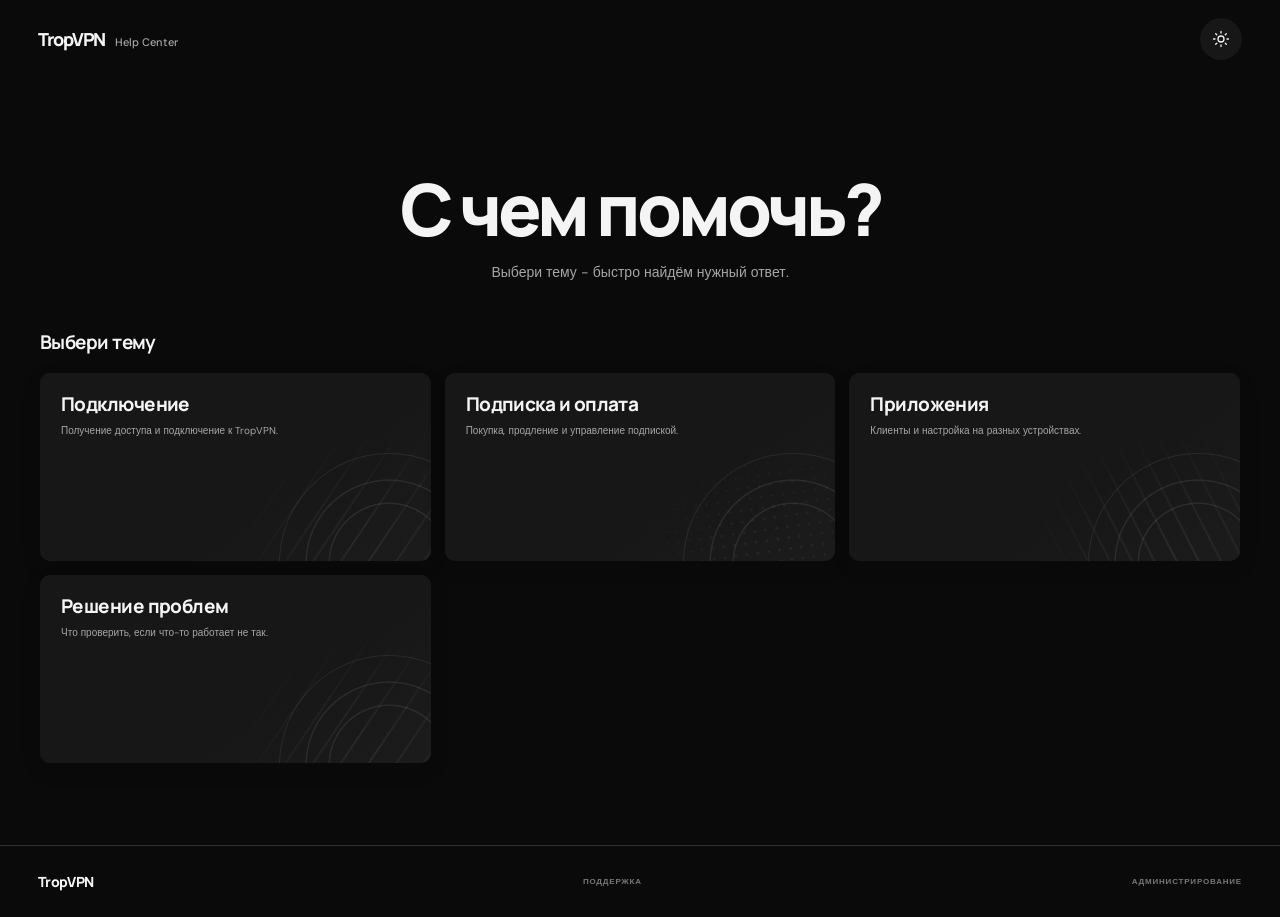
<file: index.html>
<!DOCTYPE html>
<html lang="ru" data-theme="dark">
<head>
    <meta charset="UTF-8">
    <meta name="viewport" content="width=device-width, initial-scale=1.0, viewport-fit=cover">
    <meta name="theme-color" content="#0a0a0a">
    <title>TropVPN - Help Center</title>
    <script>
        (function () {
            const theme = localStorage.getItem('trop-theme') || 'dark';
            document.documentElement.dataset.theme = theme;
            document.documentElement.style.colorScheme = theme;
            document.querySelector('meta[name="theme-color"]')?.setAttribute('content', theme === 'dark' ? '#0a0a0a' : '#f4f4f4');
        })();
    </script>
    <link rel="preconnect" href="https://fonts.googleapis.com">
    <link rel="preconnect" href="https://fonts.gstatic.com" crossorigin>
    <link href="https://fonts.googleapis.com/css2?family=DM+Sans:wght@400;500;600;700&family=Manrope:wght@400;500;600;700;800&display=swap" rel="stylesheet">
    <link rel="stylesheet" href="css/style.css">
</head>
<body>
    <header class="header">
        <a href="index.html" class="brand">TropVPN<span class="brand-note">Help Center</span></a>
        <button class="theme-button" id="themeToggle" aria-label="Сменить тему">
            <svg id="themeIcon" viewBox="0 0 24 24" fill="none"><circle cx="12" cy="12" r="4" stroke="currentColor" stroke-width="1.7"/><path d="M12 2V4M12 20V22M4.93 4.93L6.34 6.34M17.66 17.66L19.07 19.07M2 12H4M20 12H22M4.93 19.07L6.34 17.66M17.66 6.34L19.07 4.93" stroke="currentColor" stroke-width="1.7" stroke-linecap="round"/></svg>
        </button>
    </header>

    <main class="site-content"><div id="mainContent"></div></main>

    <footer class="site-footer">
        <a href="index.html" class="footer-brand">TropVPN</a>
        <a href="https://t.me/motion2d" target="_blank" rel="noopener">ПОДДЕРЖКА</a>
        <a href="admin.html" class="admin-link">АДМИНИСТРИРОВАНИЕ</a>
    </footer>
    <div class="toast" id="toast" role="status"></div>
    <script src="js/wiki.js"></script>
</body>
</html>
</file>
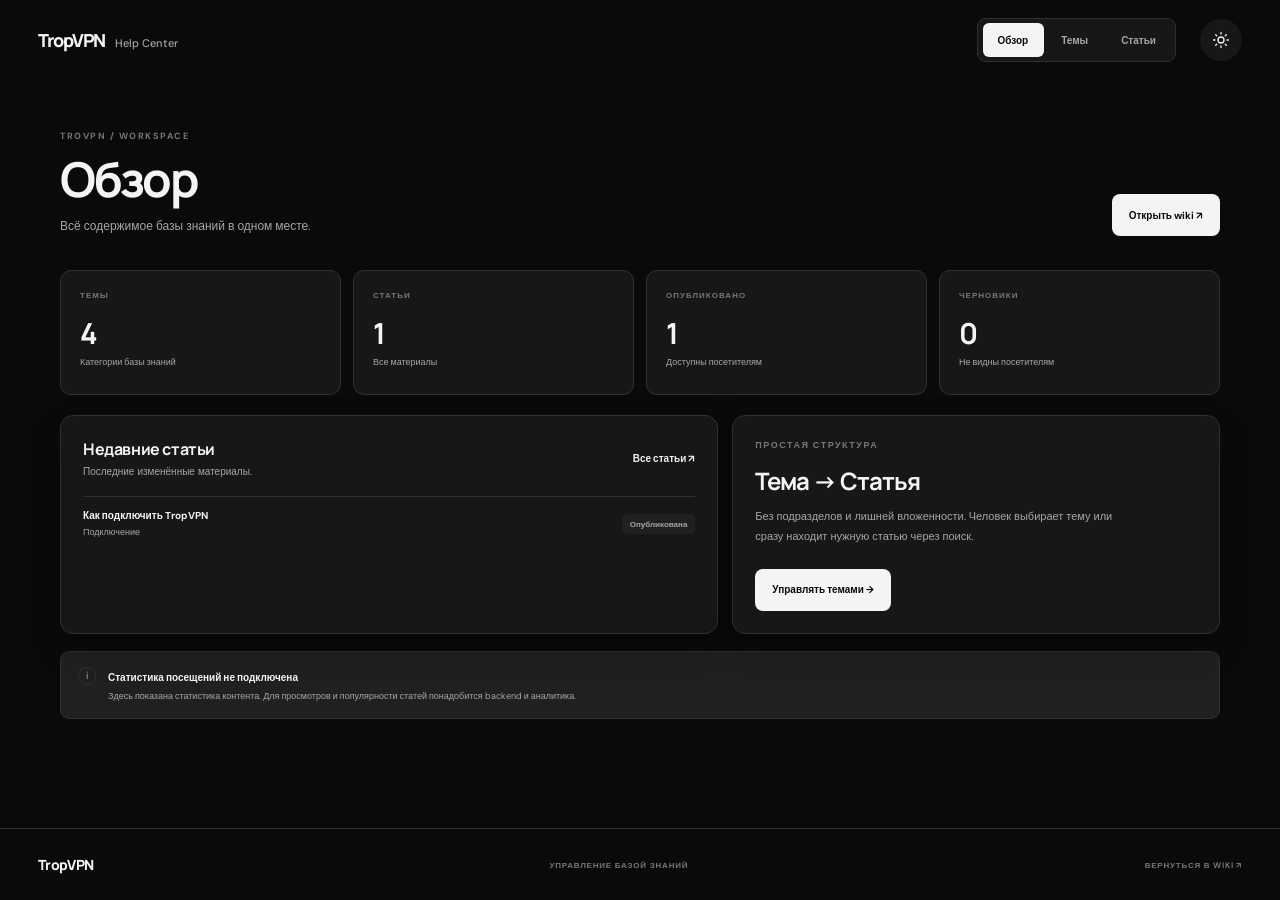
<file: admin.html>
<!DOCTYPE html>
<html lang="ru" data-theme="dark">
<head>
    <meta charset="UTF-8">
    <meta name="viewport" content="width=device-width, initial-scale=1.0">
    <meta name="theme-color" content="#0a0a0a">
    <title>TropVPN - Управление базой знаний</title>
    <script>
        (function () {
            const theme = localStorage.getItem('trop-theme') || 'dark';
            document.documentElement.dataset.theme = theme;
            document.documentElement.style.colorScheme = theme;
            document.querySelector('meta[name="theme-color"]')?.setAttribute('content', theme === 'dark' ? '#0a0a0a' : '#f4f4f4');
        })();
    </script>
    <link rel="preconnect" href="https://fonts.googleapis.com">
    <link rel="preconnect" href="https://fonts.gstatic.com" crossorigin>
    <link href="https://fonts.googleapis.com/css2?family=DM+Sans:wght@400;500;600;700&family=Manrope:wght@400;500;600;700;800&display=swap" rel="stylesheet">
    <link rel="stylesheet" href="css/style.css">
</head>
<body>
    <header class="header admin-header">
        <a href="index.html" class="brand">TropVPN<span class="brand-note">Help Center</span></a>
        <nav class="navigation" id="navigation">
            <span class="nav-slider" id="navSlider"></span>
            <button type="button" class="nav-link active" data-admin-tab="overview">Обзор</button>
            <button type="button" class="nav-link" data-admin-tab="topics">Темы</button>
            <button type="button" class="nav-link" data-admin-tab="articles">Статьи</button>
        </nav>
        <button class="theme-button" id="themeToggle" aria-label="Сменить тему">
            <svg id="themeIcon" viewBox="0 0 24 24" fill="none"><circle cx="12" cy="12" r="4" stroke="currentColor" stroke-width="1.7"/><path d="M12 2V4M12 20V22M4.93 4.93L6.34 6.34M17.66 17.66L19.07 19.07M2 12H4M20 12H22M4.93 19.07L6.34 17.66M17.66 6.34L19.07 4.93" stroke="currentColor" stroke-width="1.7" stroke-linecap="round"/></svg>
        </button>
    </header>

    <main class="admin-main">
        <section class="admin-page active" id="overviewPage">
            <div class="page-heading">
                <div><div class="eyebrow">TROVPN / WORKSPACE</div><h1>Обзор</h1><p>Всё содержимое базы знаний в одном месте.</p></div>
                <a class="button button-dark" href="index.html">Открыть wiki ↗</a>
            </div>
            <div class="stats-grid">
                <div class="stat-card"><span>ТЕМЫ</span><strong id="statTopics">0</strong><small>Категории базы знаний</small></div>
                <div class="stat-card"><span>СТАТЬИ</span><strong id="statArticles">0</strong><small>Все материалы</small></div>
                <div class="stat-card"><span>ОПУБЛИКОВАНО</span><strong id="statPublished">0</strong><small>Доступны посетителям</small></div>
                <div class="stat-card"><span>ЧЕРНОВИКИ</span><strong id="statDrafts">0</strong><small>Не видны посетителям</small></div>
            </div>
            <div class="dashboard-grid">
                <section class="panel">
                    <div class="panel-heading"><div><h2>Недавние статьи</h2><p>Последние изменённые материалы.</p></div><button class="text-button" data-open-tab="articles">Все статьи ↗</button></div>
                    <div id="recentArticles" class="recent-list"></div>
                </section>
                <section class="panel dashboard-tip">
                    <div class="eyebrow">ПРОСТАЯ СТРУКТУРА</div>
                    <h2>Тема → Статья</h2>
                    <p>Без подразделов и лишней вложенности. Человек выбирает тему или сразу находит нужную статью через поиск.</p>
                    <button class="button button-dark" data-open-tab="topics">Управлять темами →</button>
                </section>
            </div>
            <div class="analytics-note"><span class="note-icon">i</span><div><strong>Статистика посещений не подключена</strong><p>Здесь показана статистика контента. Для просмотров и популярности статей понадобится backend и аналитика.</p></div></div>
        </section>

        <section class="admin-page" id="topicsPage">
            <div class="page-heading">
                <div><div class="eyebrow">CONTENT / TOPICS</div><h1>Темы</h1><p>Категории, по которым посетители находят ответы.</p></div>
                <button class="button button-dark" id="addTopic">＋ Добавить тему</button>
            </div>
            <div id="topicList" class="topic-admin-list"></div>
        </section>

        <section class="admin-page" id="articlesPage">
            <div class="page-heading">
                <div><div class="eyebrow">CONTENT / LIBRARY</div><h1>Статьи</h1><p>Все инструкции, ответы и материалы.</p></div>
                <button class="button button-dark" id="addArticle">＋ Создать статью</button>
            </div>
            <div class="toolbar">
                <label class="search-field"><span>⌕</span><input id="articleSearch" type="search" placeholder="Найти статью..."></label>
                <span class="muted small" id="articleCount"></span>
            </div>
            <div id="articleList" class="article-list"></div>
        </section>

        <section class="admin-page" id="editorPage">
            <div class="editor-heading">
                <button class="back-link" id="backToArticles">← Назад к статьям</button>
                <div class="eyebrow">CONTENT / EDITOR</div>
                <h1 id="editorHeading">Новая статья</h1>
                <p>Укажи тему и наполни статью содержанием.</p>
            </div>
            <form id="articleForm" class="editor-layout">
                <input type="hidden" id="articleId">
                <div class="editor-fields panel">
                    <label class="field"><span>Название статьи</span><input id="articleTitle" required maxlength="120" placeholder="Например, Как подключить TropVPN"></label>
                    <label class="field"><span>Краткое описание</span><textarea id="articleSummary" rows="2" maxlength="240" required placeholder="О чём эта статья?"></textarea></label>
                    <label class="field"><span>Тема</span><select id="articleTopic" required></select></label>
                    <label class="field"><span>Теги для поиска <small>(необязательно, через запятую)</small></span><input id="articleTags" placeholder="HAPP, iOS, Android, подключение"></label>
                    <label class="field"><span>Содержание</span><textarea id="articleContent" class="content-input" rows="18" required placeholder="Напиши содержание статьи.&#10;&#10;## Заголовок&#10;Текст абзаца.&#10;&#10;- Первый пункт&#10;- Второй пункт&#10;&#10;### Подзаголовок"></textarea><small>Поддерживаются ## заголовки, ### подзаголовки, списки с дефисом, **жирный текст**, код и цитаты через &gt;.</small></label>
                    <div class="editor-bottom">
                        <label class="status-select"><span>Публикация</span><select id="articleStatus"><option value="published">Опубликовать</option><option value="draft">Сохранить как черновик</option></select></label>
                        <div class="editor-buttons"><button type="button" class="button button-ghost" id="cancelEditor">Отмена</button><button type="submit" class="button button-dark">Сохранить статью ↗</button></div>
                    </div>
                </div>
                <aside class="preview-panel panel">
                    <div class="eyebrow">ПРЕДПРОСМОТР</div>
                    <div class="preview-path" id="previewPath">Тема статьи</div>
                    <h2 id="previewTitle">Название статьи</h2>
                    <p id="previewSummary">Краткое описание появится здесь.</p>
                    <div class="preview-rule"></div>
                    <div id="previewContent" class="preview-text">Содержание статьи появится здесь.</div>
                </aside>
            </form>
        </section>
    </main>

    <footer class="site-footer admin-footer">
        <a href="index.html" class="footer-brand">TropVPN</a><span>УПРАВЛЕНИЕ БАЗОЙ ЗНАНИЙ</span><a href="index.html">ВЕРНУТЬСЯ В WIKI ↗</a>
    </footer>

    <dialog id="topicDialog" class="modal">
        <form id="topicForm" method="dialog">
            <div class="modal-top"><div><div class="eyebrow">WIKI / TOPIC</div><h2 id="topicDialogTitle">Новая тема</h2></div><button type="button" class="modal-close" id="closeTopic" aria-label="Закрыть">×</button></div>
            <input type="hidden" id="topicId">
            <div class="topic-editor-layout">
                <div class="topic-editor-fields">
                    <label class="field"><span>Название темы</span><input id="topicName" maxlength="70" required placeholder="Например, Подключение"></label>
                    <label class="field"><span>Описание</span><textarea id="topicDescription" rows="3" maxlength="180" placeholder="Что посетитель найдёт в этой теме?"></textarea></label>
                    <div class="topic-image-field">
                        <span class="topic-image-label">Изображение карточки</span>
                        <div class="topic-image-controls">
                            <label class="button button-ghost topic-image-pick" for="topicImageInput">Выбрать изображение</label>
                            <input id="topicImageInput" type="file" accept="image/png,image/jpeg,image/webp">
                            <span>PNG, JPG или WebP · до 5 МБ</span>
                        </div>
                        <div class="topic-image-preview" id="topicImagePreview" hidden>
                            <img id="topicImagePreviewImg" alt="Выбранное изображение">
                            <button type="button" class="text-button" id="removeTopicImage">Убрать изображение</button>
                        </div>
                    </div>
                    <div class="topic-image-settings" id="topicImageSettings" hidden>
                        <div class="topic-settings-heading">Состояние изображения</div>
                        <div class="topic-frame-tabs" role="group" aria-label="Кадр изображения">
                            <button type="button" class="topic-frame-tab active" data-image-frame="base" aria-pressed="true">Обычно</button>
                            <button type="button" class="topic-frame-tab" data-image-frame="hover" aria-pressed="false">При наведении</button>
                        </div>
                        <p class="topic-frame-hint" id="topicFrameHint">Начальное положение изображения.</p>
                        <label class="topic-range">
                            <span>По горизонтали <output id="topicImageXValue">0 px</output></span>
                            <input id="topicImageX" type="range" min="-450" max="450" step="1" value="0">
                        </label>
                        <label class="topic-range">
                            <span>По вертикали <output id="topicImageYValue">0 px</output></span>
                            <input id="topicImageY" type="range" min="-450" max="450" step="1" value="0">
                        </label>
                        <label class="topic-range">
                            <span>Размер <output id="topicImageSizeValue">60%</output></span>
                            <input id="topicImageSize" type="range" min="10" max="160" step="1" value="60">
                        </label>
                        <label class="topic-range">
                            <span>Поворот <output id="topicImageRotationValue">0°</output></span>
                            <input id="topicImageRotation" type="range" min="-180" max="180" step="1" value="0">
                        </label>
                        <button type="button" class="text-button topic-reset-image" id="resetTopicImage">Сбросить этот кадр</button>
                    </div>
                </div>
                <aside class="topic-preview-column">
                    <div class="topic-preview-heading">ПРЕДПРОСМОТР КАРТОЧКИ</div>
                    <div class="topic-card topic-card-preview" id="topicLivePreview">
                        <span class="topic-card-copy"><strong id="topicPreviewTitle">Название темы</strong><span id="topicPreviewDescription">Описание темы появится здесь.</span></span>
                        <span class="topic-card-meta">0 статей</span>
                    </div>
                    <p class="topic-preview-note">Выбери кадр выше. Перетаскивай изображение мышью, а размер, положение и угол настраивай ползунками.</p>
                </aside>
            </div>
            <div class="modal-actions"><button type="button" class="button button-ghost" id="cancelTopic">Отмена</button><button type="submit" class="button button-dark">Сохранить</button></div>
        </form>
    </dialog>
    <div class="toast" id="toast" role="status"></div>
    <script src="js/admin.js"></script>
</body>
</html>
</file>
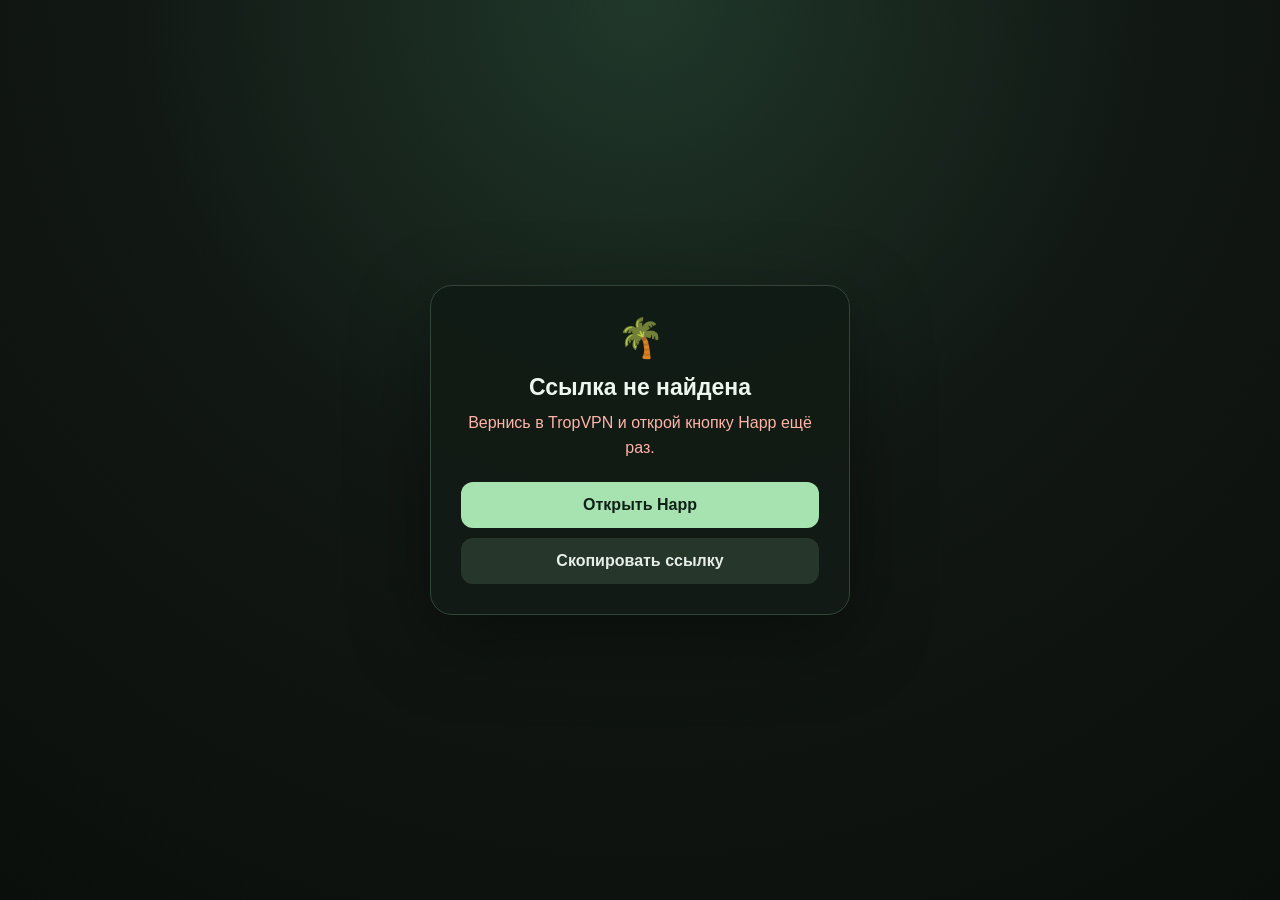
<file: happ.html>
<!doctype html>
<html lang="ru">
<head>
    <meta charset="utf-8">
    <meta name="viewport" content="width=device-width, initial-scale=1">
    <meta name="theme-color" content="#111713">
    <title>Открываем Happ · TropVPN</title>
    <style>
        :root { color-scheme: dark; font-family: Inter, -apple-system, BlinkMacSystemFont, "Segoe UI", sans-serif; }
        * { box-sizing: border-box; }
        body {
            margin: 0;
            min-height: 100vh;
            display: grid;
            place-items: center;
            padding: 24px;
            color: #edf5ef;
            background: radial-gradient(circle at 50% 0, #20382a 0, #111713 48%, #0b0f0c 100%);
        }
        main {
            width: min(100%, 420px);
            padding: 30px;
            border: 1px solid #314638;
            border-radius: 22px;
            background: rgba(18, 27, 21, .94);
            box-shadow: 0 24px 80px rgba(0,0,0,.35);
            text-align: center;
        }
        .mark { font-size: 38px; margin-bottom: 14px; }
        h1 { margin: 0 0 10px; font-size: 23px; }
        p { color: #aab9ae; line-height: 1.55; margin: 0 0 22px; }
        a, button {
            display: block;
            width: 100%;
            border: 0;
            border-radius: 12px;
            padding: 14px 18px;
            font: inherit;
            font-weight: 650;
            text-decoration: none;
            cursor: pointer;
        }
        a { color: #102017; background: #a6e3b0; }
        button { margin-top: 10px; color: #e5eee7; background: #26362b; }
        .hint { display: none; margin-top: 18px; font-size: 13px; color: #8fa095; }
        .hint.visible { display: block; }
        .error { color: #ffb4a9; }
    </style>
</head>
<body>
    <main>
        <div class="mark">🌴</div>
        <h1 id="title">Открываем Happ</h1>
        <p id="status">Передаём ссылку подписки в приложение.</p>
        <a id="open" href="#">Открыть Happ</a>
        <button id="copy" type="button">Скопировать ссылку</button>
        <div class="hint" id="hint">Если Happ не открылся автоматически, нажми «Открыть Happ» ещё раз.</div>
    </main>
    <script>
        (() => {
            const params = new URLSearchParams(window.location.search);
            const target = params.get("target") || "";
            const subscription = target.startsWith("happ://add/")
                ? target.slice("happ://add/".length)
                : "";
            const allowed = subscription.startsWith("https://");

            const title = document.getElementById("title");
            const status = document.getElementById("status");
            const open = document.getElementById("open");
            const copy = document.getElementById("copy");
            const hint = document.getElementById("hint");

            if (!allowed) {
                title.textContent = "Ссылка не найдена";
                status.textContent = "Вернись в TropVPN и открой кнопку Happ ещё раз.";
                status.classList.add("error");
                open.hidden = true;
                copy.hidden = true;
                return;
            }

            open.href = target;
            copy.addEventListener("click", async () => {
                try {
                    await navigator.clipboard.writeText(subscription);
                    copy.textContent = "Ссылка скопирована";
                } catch {
                    copy.textContent = "Не удалось скопировать";
                }
            });

            window.setTimeout(() => hint.classList.add("visible"), 1200);
            window.location.href = target;
        })();
    </script>
</body>
</html>
</file>
<file: css/style.css>
:root {
    font-family: 'DM Sans', sans-serif;
    --bg: #f4f4f4;
    --surface: #ffffff;
    --surface-2: #ededed;
    --text: #171717;
    --muted: #696969;
    --subtle: #969696;
    --line: #dedede;
    --accent: #242424;
    --accent-soft: #e8e8e8;
    --success: #4c4c4c;
    --danger: #777777;
    --shadow: 0 12px 30px rgba(0, 0, 0, .055);
    --pattern: rgba(0, 0, 0, .09);
}
[data-theme="dark"] {
    color-scheme: dark;
    --bg: #0a0a0a;
    --surface: #171717;
    --surface-2: #202020;
    --text: #f4f4f4;
    --muted: #a6a6a6;
    --subtle: #777777;
    --line: #303030;
    --accent: #f0f0f0;
    --accent-soft: #292929;
    --success: #c4c4c4;
    --danger: #a0a0a0;
    --shadow: 0 14px 34px rgba(0, 0, 0, .24);
    --pattern: rgba(255, 255, 255, .09);
}
* { box-sizing: border-box; margin: 0; padding: 0; }
html { min-height: 100%; background: var(--bg); scroll-behavior: smooth; }
body {
    min-height: 100vh; min-height: 100svh;
    display: flex; flex-direction: column;
    background: var(--bg); color: var(--text);
    font-family: 'DM Sans', sans-serif; font-size: 14px;
}
a { color: inherit; text-decoration: none; }
button, input, textarea, select { font: inherit; }
button { color: inherit; cursor: pointer; }
[hidden] { display: none !important; }

/* HEADER */
.header {
    position: fixed; z-index: 100; top: 18px; left: 0; width: 100%;
    padding: 0 38px; display: grid; grid-template-columns: 1fr auto;
    align-items: center; pointer-events: none;
}
.brand, .theme-button { pointer-events: auto; }
.brand {
    justify-self: start; display: inline-flex; align-items: baseline; gap: 10px;
    font-family: 'Manrope', sans-serif; font-size: 18px; font-weight: 800; letter-spacing: -1.1px;
}
.brand-note {
    color: var(--muted); font-family: 'DM Sans', sans-serif;
    font-size: 11px; font-weight: 500; letter-spacing: 0;
}
.theme-button {
    justify-self: end; width: 42px; height: 42px; display: grid; place-items: center;
    border: 0; border-radius: 50%; background: var(--surface);
}
.theme-button:hover { color: var(--accent); }
.theme-button svg { width: 18px; height: 18px; }

.admin-header {
    grid-template-columns: minmax(0, 1fr) auto auto;
    column-gap: 24px;
}
.admin-header .navigation {
    position: relative;
    justify-self: center;
    display: flex;
    align-items: center;
    gap: 3px;
    padding: 4px;
    border: 1px solid var(--line);
    border-radius: 9px;
    background: var(--surface);
    pointer-events: auto;
}
.admin-header .nav-slider {
    position: absolute;
    z-index: 0;
    top: 4px;
    bottom: 4px;
    left: 4px;
    border-radius: 6px;
    background: var(--text);
    pointer-events: none;
    transition: width .24s ease, transform .24s ease;
}
.admin-header .nav-link {
    position: relative;
    z-index: 1;
    min-height: 34px;
    padding: 0 15px;
    border: 0;
    border-radius: 6px;
    background: transparent;
    color: var(--muted);
    font-size: 10px;
    font-weight: 700;
    transition: color .2s ease;
}
.admin-header .nav-link.active { color: var(--bg); }
.admin-header .nav-link:focus-visible {
    outline: 2px solid var(--accent);
    outline-offset: 2px;
}

::view-transition-group(root) { animation-duration: .72s; }
::view-transition-old(root) { animation: none; z-index: 1; }
::view-transition-new(root) {
    z-index: 2;
    animation: theme-reveal .72s cubic-bezier(.2,.75,.2,1) both;
}
@keyframes theme-reveal {
    from { clip-path: circle(0 at var(--theme-x) var(--theme-y)); }
    to { clip-path: circle(var(--theme-radius) at var(--theme-x) var(--theme-y)); }
}
@media (prefers-reduced-motion: reduce) {
    ::view-transition-group(root), ::view-transition-new(root) { animation-duration: .01ms; }
}

/* SHARED */
.site-content {
    position: relative; z-index: 1;
    flex: 1 0 auto; min-height: 0;
    width: min(1200px, calc(100% - 64px));
    margin: 0 auto; padding: 118px 0 82px;
}
.eyebrow { color: var(--subtle); font-size: 9px; font-weight: 700; letter-spacing: 1.5px; text-transform: uppercase; }

.muted { color: var(--muted); }
.small { font-size: 10px; }
.page-heading { display: flex; justify-content: space-between; align-items: end; gap: 24px; margin-bottom: 34px; }
.page-heading h1, .editor-heading h1 {
    margin-top: 11px; font-family: 'Manrope', sans-serif; font-size: clamp(36px, 4vw, 48px);
    line-height: 1.1; letter-spacing: -2.2px; font-weight: 700;
}
.page-heading p, .editor-heading p { margin-top: 10px; color: var(--muted); font-size: 12px; line-height: 1.7; }
.button {
    min-height: 42px; padding: 0 16px; display: inline-flex; align-items: center; justify-content: center; gap: 10px;
    border: 1px solid transparent; border-radius: 8px; font-size: 10px; font-weight: 700;
    transition: transform .18s, opacity .18s, background .18s;
}
.button:hover { transform: translateY(-1px); }
.button-dark { background: var(--text); color: var(--bg); }
.button-dark:hover { opacity: .84; }
.button-ghost { border-color: var(--line); background: var(--surface); color: var(--text); }
.text-button { border: 0; background: transparent; color: var(--accent); font-size: 10px; font-weight: 700; }
.panel { border: 1px solid var(--line); border-radius: 13px; background: var(--surface); box-shadow: var(--shadow); }
.empty-state, .list-empty {
    padding: 28px; border: 1px dashed var(--line); border-radius: 10px;
    color: var(--muted); text-align: center; font-size: 12px;
}
.field { display: flex; flex-direction: column; gap: 8px; margin-bottom: 18px; }
.field > span { font-size: 10px; font-weight: 700; }
.field > span small { color: var(--muted); font-weight: 500; }
.field input, .field textarea, .field select {
    width: 100%; min-width: 0; padding: 12px 13px; border: 1px solid var(--line);
    border-radius: 8px; outline: none; background: var(--surface-2); color: var(--text);
    font-size: 11px; line-height: 1.7; transition: border .2s, background .2s;
}
.field input:focus, .field textarea:focus, .field select:focus { border-color: var(--accent); }
.field textarea { resize: vertical; }
.field small { color: var(--muted); font-size: 9px; line-height: 1.6; }

/* PAGE TRANSITIONS */
#mainContent.page-enter {
    animation: wiki-page-in .3s cubic-bezier(.2, .8, .2, 1) both;
}

@keyframes wiki-page-in {
    from { opacity: 0; transform: translateY(9px); }
    to { opacity: 1; transform: translateY(0); }
}

@media (prefers-reduced-motion: reduce) {
    #mainContent.page-enter { animation: none; }
}

/* WIKI HOME */
.directory-intro {
    width: 100%; max-width: 1000px; margin: 0 auto;
    padding: 54px 0 0; text-align: center;
}
.directory-intro h1 {
    font-family: 'Manrope', sans-serif;
    font-size: clamp(46px, 5.8vw, 72px);
    font-weight: 800; letter-spacing: -4px; line-height: 1.02;
}
.directory-intro > p {
    margin-top: 16px; color: var(--muted);
    font-size: 14px; line-height: 1.65;
}
.home-section { width: 100%; margin: 44px auto 0; }
.section-heading {
    margin-bottom: 18px; display: flex;
    align-items: center; justify-content: space-between;
}
.section-heading h2 {
    font-family: 'Manrope', sans-serif; font-size: 19px;
    font-weight: 700; letter-spacing: -.55px;
}
.section-heading > span {
    color: var(--subtle); font-size: 9px;
    font-weight: 600; letter-spacing: .8px;
}
.topic-grid {
    display: grid; grid-template-columns: repeat(3, minmax(0, 1fr));
    gap: 14px;
}
.topic-card {
    position: relative; isolation: isolate; overflow: hidden;
    min-width: 0; min-height: 188px; padding: 20px 21px 16px;
    display: flex; flex-direction: column; align-items: flex-start;
    gap: 10px; border: 0; border-radius: 10px;
    background: linear-gradient(145deg, var(--surface) 0%, var(--surface) 62%, var(--surface-2) 135%);
    color: var(--text); text-align: left;
    box-shadow: 0 7px 22px rgba(0, 0, 0, .08);
    transition: transform .42s cubic-bezier(.2, .8, .2, 1),
        box-shadow .42s ease;
}
.topic-card::before {
    content: ""; position: absolute; z-index: -1;
    right: -44px; bottom: -86px; width: 250px; height: 220px;
    opacity: .8; pointer-events: none;
    background: repeating-linear-gradient(
        132deg, transparent 0 10px, var(--pattern) 11px 12px, transparent 13px 23px
    );
    -webkit-mask-image: radial-gradient(ellipse at 58% 55%, #000 0%, transparent 72%);
    mask-image: radial-gradient(ellipse at 58% 55%, #000 0%, transparent 72%);
    transform: rotate(-8deg);
    transition: transform .55s cubic-bezier(.2, .8, .2, 1), opacity .4s ease;
}
.topic-card::after {
    content: ""; position: absolute; z-index: -1;
    right: -68px; bottom: -112px; width: 218px; height: 218px;
    border: 1px solid var(--pattern); border-radius: 50%;
    background: radial-gradient(circle, transparent 0 38%, var(--pattern) 38.5% 39%, transparent 39.5% 53%, var(--pattern) 53.5% 54%, transparent 54.5%);
    opacity: .9; pointer-events: none;
    transition: transform .55s cubic-bezier(.2, .8, .2, 1), opacity .4s ease;
}
.topic-card.has-image::before,
.topic-card.has-image::after { display: none; }
.topic-card-image {
    position: absolute; z-index: 0; right: 0; bottom: 0;
    width: var(--image-size, 60%); height: 82%;
    object-fit: contain; object-position: right bottom;
    opacity: .88; pointer-events: none;
    transform: translate3d(var(--image-x, 0px), var(--image-y, 0px), 0)
        rotate(var(--image-rotation, 0deg)) scale(1);
    transform-origin: 55% 65%;
    backface-visibility: hidden;
    will-change: transform;
    transition: transform .68s cubic-bezier(.34, 1.18, .64, 1);
}
.topic-card.has-image:not(.topic-card-preview):hover .topic-card-image {
    transform: translate3d(var(--image-hover-x, var(--image-x, 0px)), var(--image-hover-y, var(--image-y, 0px)), 0)
        rotate(var(--image-hover-rotation, var(--image-rotation, 0deg)))
        scale(var(--image-hover-scale, 1));
}
.topic-card.has-image .topic-card-copy { max-width: 72%; }
.topic-card:nth-child(3n + 2)::before {
    background: radial-gradient(var(--pattern) 1px, transparent 1.5px) 0 0 / 11px 11px;
    -webkit-mask-image: radial-gradient(ellipse at 58% 55%, #000 0%, transparent 74%);
    mask-image: radial-gradient(ellipse at 58% 55%, #000 0%, transparent 74%);
}
.topic-card:nth-child(3n)::before {
    background: repeating-linear-gradient(
        45deg, transparent 0 7px, var(--pattern) 8px 9px, transparent 10px 18px
    );
    transform: rotate(18deg) scale(1.1);
}
.topic-card:hover {
    outline: none;
    box-shadow: 0 13px 30px rgba(0, 0, 0, .16);
    transform: translateY(-2px);
}
.topic-card:focus-visible {
    outline: 2px solid var(--accent);
    outline-offset: 3px;
}
.topic-card:hover::before { transform: rotate(0) scale(1.045); opacity: 1; }
.topic-card:hover::after { transform: scale(1.035); opacity: .72; }
.topic-card-copy {
    position: relative; z-index: 1;
    min-width: 0; display: flex; flex-direction: column; gap: 7px;
}
.topic-card-copy strong {
    font-family: 'Manrope', sans-serif; font-size: 19px;
    font-weight: 750; letter-spacing: -.55px; line-height: 1.25;
}
.topic-card-copy > span {
    max-width: 330px; color: var(--muted);
    font-size: 10px; line-height: 1.6;
}
.article-link {
    position: relative; isolation: isolate; overflow: hidden;
    width: 100%; min-width: 0; min-height: 72px; padding: 16px 18px; display: flex; align-items: center; gap: 13px;
    border: 0; border-radius: 10px;
    background: linear-gradient(145deg, var(--surface) 0%, var(--surface) 62%, var(--surface-2) 135%);
    text-align: left;
    box-shadow: 0 7px 22px rgba(0, 0, 0, .08);
    transition: transform .42s cubic-bezier(.2, .8, .2, 1), box-shadow .42s ease;
}
.article-link:hover {
    box-shadow: 0 13px 30px rgba(0, 0, 0, .16);
    transform: translateY(-2px);
}
.article-link:focus-visible {
    outline: 2px solid var(--accent);
    outline-offset: 3px;
}
.article-link-copy { position: relative; z-index: 1; min-width: 0; flex: 1; display: flex; flex-direction: column; gap: 6px; }
.article-link-copy strong { font-size: 13px; font-weight: 700; line-height: 1.4; }
.article-link-copy small { color: var(--muted); font-size: 10px; line-height: 1.5; }

/* TOPIC + ARTICLE READING */
.breadcrumbs { margin-bottom: 25px; display: flex; align-items: center; flex-wrap: wrap; gap: 9px; color: var(--subtle); font-size: 10px; }
.breadcrumb-button { border: 0; background: none; color: var(--muted); font-size: inherit; }
.breadcrumb-button:hover { color: var(--accent); }
.breadcrumb-separator { color: var(--line); }
.breadcrumb-current { color: var(--text); }
.content-heading { margin-bottom: 23px; display: flex; align-items: end; justify-content: space-between; gap: 20px; }
.content-heading h1 { margin-top: 10px; font-family: 'Manrope', sans-serif; font-size: clamp(34px, 4vw, 46px); letter-spacing: -2px; }
.content-heading p { margin-top: 8px; color: var(--muted); font-size: 12px; }
.back-link { padding: 9px 0; border: 0; background: none; color: var(--muted); font-size: 10px; font-weight: 700; white-space: nowrap; }
.back-link:hover { color: var(--accent); }
.article-link-list { display: flex; flex-direction: column; gap: 10px; }
.article-link-list .article-link { padding: 16px 19px; }
.reading-layout { display: block; }
.reading-article { min-width: 0; max-width: 760px; }
.article-meta { display: flex; align-items: center; gap: 9px; color: var(--subtle); font-size: 9px; }
.article-meta span:first-child { color: var(--accent); font-weight: 700; }
.reading-article h1 { margin-top: 15px; font-family: 'Manrope', sans-serif; font-size: clamp(34px, 4vw, 48px); line-height: 1.13; letter-spacing: -2px; }
.article-lead { margin-top: 14px; color: var(--muted); font-size: 14px; line-height: 1.7; }
.article-rule, .preview-rule { height: 1px; margin: 28px 0; background: var(--line); }
.article-body { color: var(--text); font-size: 13px; line-height: 1.9; }
.article-body p { margin: 0 0 15px; }
.article-body h2 { margin: 34px 0 13px; font-family: 'Manrope', sans-serif; font-size: 21px; line-height: 1.35; letter-spacing: -.6px; scroll-margin-top: 110px; }
.article-body h3 { margin: 25px 0 10px; font-family: 'Manrope', sans-serif; font-size: 16px; scroll-margin-top: 110px; }
.article-body ul { margin: 0 0 17px 18px; }
.article-body li { margin: 6px 0; padding-left: 4px; }
.article-body code { padding: 2px 5px; border-radius: 4px; background: var(--surface-2); font-size: 11px; }
.article-body a { color: var(--accent); text-decoration: underline; text-underline-offset: 3px; }
.article-quote { margin: 20px 0; padding: 13px 17px; border-left: 2px solid var(--accent); background: var(--surface-2); color: var(--muted); }
.article-note {
    margin-top: 30px; padding: 16px 18px;
    border-left: 2px solid var(--accent); border-radius: 0 8px 8px 0;
    background: var(--surface-2);
}
.article-note strong { display: block; margin-bottom: 6px; font-size: 12px; }
.article-note p { margin: 0; color: var(--muted); font-size: 11px; line-height: 1.7; }
/* FOOTER + TOAST */
.site-footer {
    position: relative; z-index: 1;
    flex: 0 0 72px; min-height: 72px; height: 72px;
    padding: 18px 38px; border-top: 1px solid var(--line);
    display: flex; align-items: center; justify-content: space-between; gap: 18px;
    color: var(--subtle); font-size: 8px; font-weight: 700; letter-spacing: .8px;
}
.footer-brand { color: var(--text); font-family: 'Manrope', sans-serif; font-size: 14px; font-weight: 800; letter-spacing: -.7px; }
.site-footer a:not(.footer-brand) { transition: color .2s; }
.site-footer a:hover { color: var(--accent); }
.toast {
    position: fixed; z-index: 300; left: 50%; bottom: 24px; padding: 12px 18px;
    border: 1px solid var(--line); border-radius: 8px; background: var(--text); color: var(--bg);
    font-size: 11px; opacity: 0; pointer-events: none; transform: translate(-50%, 10px);
    transition: opacity .2s, transform .2s;
}
.toast.visible { opacity: 1; transform: translate(-50%, 0); }

/* ADMIN */
.admin-main {
    position: relative; z-index: 1; flex: 1 0 auto; min-height: 0;
    width: min(1160px, calc(100% - 64px));
    margin: 0 auto; padding: 130px 0 85px;
}
.admin-page { display: none; }
.admin-page.active { display: block; animation: appear .22s ease both; }
@keyframes appear { from { opacity: 0; transform: translateY(5px); } to { opacity: 1; transform: translateY(0); } }
.stats-grid { margin-bottom: 20px; display: grid; grid-template-columns: repeat(4, 1fr); gap: 12px; }
.stat-card { min-height: 125px; padding: 19px; border: 1px solid var(--line); border-radius: 11px; background: var(--surface); }
.stat-card > span { display: block; color: var(--subtle); font-size: 8px; font-weight: 700; letter-spacing: 1px; }
.stat-card strong { display: block; margin-top: 13px; font-family: 'Manrope', sans-serif; font-size: 29px; letter-spacing: -1px; }
.stat-card small { display: block; margin-top: 3px; color: var(--muted); font-size: 9px; }
.dashboard-grid { display: grid; grid-template-columns: 1.35fr 1fr; gap: 14px; }
.dashboard-grid > .panel { padding: 22px; }
.panel-heading { margin-bottom: 18px; display: flex; align-items: center; justify-content: space-between; gap: 15px; }
.panel-heading h2, .dashboard-tip h2 { font-family: 'Manrope', sans-serif; font-size: 16px; letter-spacing: -.4px; }
.panel-heading p { margin-top: 5px; color: var(--muted); font-size: 10px; }
.recent-list { display: flex; flex-direction: column; }
.recent-row { padding: 12px 0; border-top: 1px solid var(--line); display: flex; align-items: center; justify-content: space-between; gap: 15px; }
.recent-row > div { min-width: 0; display: flex; flex-direction: column; gap: 4px; }
.recent-row strong { overflow: hidden; font-size: 10px; text-overflow: ellipsis; white-space: nowrap; }
.recent-row small { color: var(--muted); font-size: 9px; }
.status-badge { padding: 5px 8px; border-radius: 5px; background: var(--surface-2); color: var(--muted); font-size: 8px; font-weight: 700; white-space: nowrap; }
.status-badge.draft { background: var(--surface-2); color: var(--muted); }
.dashboard-tip { display: flex; flex-direction: column; align-items: flex-start; }
.dashboard-tip .eyebrow { margin: 1px 0 13px; }
.dashboard-tip h2 { font-size: 24px; letter-spacing: -1px; }
.dashboard-tip p { max-width: 360px; margin: 10px 0 22px; color: var(--muted); font-size: 11px; line-height: 1.8; }
.dashboard-tip .button { margin-top: auto; }
.analytics-note { margin-top: 17px; padding: 15px 17px; display: flex; align-items: flex-start; gap: 12px; border: 1px solid var(--line); border-radius: 9px; background: var(--surface-2); }
.note-icon { width: 18px; height: 18px; flex: 0 0 auto; display: grid; place-items: center; border: 1px solid var(--line); border-radius: 50%; color: var(--muted); font-size: 10px; }
.analytics-note strong { font-size: 10px; }
.analytics-note p { margin-top: 4px; color: var(--muted); font-size: 9px; line-height: 1.6; }

/* TOPIC MANAGEMENT */
.topic-admin-list { display: flex; flex-direction: column; gap: 9px; }
.topic-admin-card { min-height: 100px; padding: 18px 20px; display: flex; align-items: center; gap: 18px; border: 1px solid var(--line); border-radius: 10px; background: var(--surface); }
.topic-admin-number { color: var(--subtle); font-size: 10px; font-weight: 700; }
.topic-admin-copy { flex: 1; min-width: 0; }
.topic-admin-copy h3 { font-family: 'Manrope', sans-serif; font-size: 14px; }
.topic-admin-copy p { margin-top: 4px; color: var(--muted); font-size: 10px; }
.topic-admin-copy small { display: inline-block; margin-top: 8px; color: var(--subtle); font-size: 9px; }
.topic-admin-actions, .article-admin-actions { display: flex; gap: 6px; }
.icon-button { width: 32px; height: 32px; border: 1px solid var(--line); border-radius: 7px; background: var(--surface); color: var(--muted); font-size: 14px; }
.icon-button:hover { border-color: var(--accent); color: var(--accent); }
.icon-button.danger:hover { border-color: var(--muted); color: var(--text); }

/* ARTICLE MANAGEMENT + EDITOR */
.toolbar { margin-bottom: 13px; display: flex; align-items: center; gap: 15px; }
.search-field { width: min(420px, 100%); height: 42px; padding: 0 12px; display: flex; align-items: center; gap: 9px; border: 1px solid var(--line); border-radius: 8px; background: var(--surface); }
.search-field span { color: var(--muted); font-size: 18px; }
.search-field input { width: 100%; border: 0; outline: 0; background: transparent; color: var(--text); font-size: 10px; }
.article-list { display: flex; flex-direction: column; gap: 7px; }
.article-admin-row { padding: 14px 16px; display: flex; align-items: center; gap: 17px; border: 1px solid var(--line); border-radius: 9px; background: var(--surface); }
.article-admin-info { flex: 1; min-width: 0; display: flex; flex-direction: column; gap: 4px; }
.article-admin-info strong { overflow: hidden; font-size: 10px; text-overflow: ellipsis; white-space: nowrap; }
.article-admin-info small { color: var(--muted); font-size: 9px; }
.editor-heading { max-width: 820px; margin: 0 auto 25px; }
.editor-heading .back-link { display: block; margin-bottom: 22px; }
.editor-heading h1 { font-size: 38px; }
.editor-layout { display: grid; grid-template-columns: minmax(0, 1.35fr) minmax(260px, .8fr); align-items: start; gap: 15px; }
.editor-fields { padding: 22px; }
.content-input { min-height: 320px; font-family: 'DM Sans', sans-serif; }
.editor-bottom { padding-top: 15px; border-top: 1px solid var(--line); display: flex; align-items: end; justify-content: space-between; gap: 15px; }
.status-select { display: flex; flex-direction: column; gap: 7px; }
.status-select span { font-size: 9px; font-weight: 700; }
.status-select select { min-width: 170px; height: 39px; padding: 0 10px; border: 1px solid var(--line); border-radius: 7px; background: var(--surface-2); color: var(--text); font-size: 10px; }
.editor-buttons { display: flex; gap: 7px; }
.preview-panel { position: sticky; top: 100px; padding: 21px; }
.preview-path { margin-top: 17px; color: var(--accent); font-size: 9px; font-weight: 700; }
.preview-panel h2 { margin-top: 10px; font-family: 'Manrope', sans-serif; font-size: 19px; line-height: 1.3; }
.preview-panel > p { margin-top: 8px; color: var(--muted); font-size: 10px; line-height: 1.6; }
.preview-rule { margin: 17px 0; }
.preview-text { max-height: 330px; overflow: hidden; color: var(--muted); font-size: 10px; line-height: 1.8; white-space: pre-wrap; }

/* MODAL */
.modal { width: min(450px, calc(100% - 32px)); margin: auto; padding: 23px; border: 1px solid var(--line); border-radius: 13px; background: var(--surface); color: var(--text); box-shadow: 0 25px 90px rgba(0,0,0,.18); }
.modal::backdrop { background: rgba(0, 0, 0, .52); backdrop-filter: blur(3px); }
.modal-top { margin-bottom: 22px; display: flex; justify-content: space-between; align-items: start; }
.modal-top h2 { margin-top: 7px; font-family: 'Manrope', sans-serif; font-size: 21px; letter-spacing: -.6px; }
.modal-close { width: 30px; height: 30px; border: 1px solid var(--line); border-radius: 7px; background: var(--surface-2); color: var(--muted); font-size: 19px; }
.modal-actions { margin-top: 22px; display: flex; justify-content: flex-end; gap: 8px; }

#topicDialog {
    width: min(850px, calc(100% - 32px));
    max-height: calc(100vh - 40px);
    overflow-y: auto;
}
.topic-editor-layout {
    display: grid; grid-template-columns: minmax(0, 1fr) minmax(260px, 310px);
    align-items: start; gap: 28px;
}
.topic-editor-fields { min-width: 0; }
.topic-preview-column { position: sticky; top: 0; min-width: 0; }
.topic-preview-heading, .topic-settings-heading {
    color: var(--subtle); font-size: 9px; font-weight: 700; letter-spacing: 1px;
}
.topic-card-preview {
    width: 100%; min-height: 218px; margin-top: 12px;
    cursor: default; pointer-events: auto;
}
.topic-card-preview:hover {
    transform: none; background: var(--surface);
}
.topic-card-preview .topic-card-image {
    pointer-events: auto; cursor: grab; touch-action: none;
}
.topic-card-preview .topic-card-image:active { cursor: grabbing; }
.topic-card-preview.preview-hover.has-image .topic-card-image {
    transform: translate3d(var(--image-hover-x, var(--image-x, 0px)), var(--image-hover-y, var(--image-y, 0px)), 0)
        rotate(var(--image-hover-rotation, var(--image-rotation, 0deg)))
        scale(var(--image-hover-scale, 1));
}
.topic-preview-note { margin-top: 11px; color: var(--muted); font-size: 9px; line-height: 1.65; }
.topic-settings-heading { margin: 5px 0 12px; }
.topic-frame-tabs {
    display: grid; grid-template-columns: repeat(2, minmax(0, 1fr)); gap: 5px;
    padding: 4px; border: 1px solid var(--line); border-radius: 8px; background: var(--surface-2);
}
.topic-frame-tab {
    min-height: 34px; padding: 0 10px; border: 0; border-radius: 6px;
    background: transparent; color: var(--muted); font-size: 9px; font-weight: 700;
    transition: background .2s ease, color .2s ease;
}
.topic-frame-tab.active { background: var(--text); color: var(--bg); }
.topic-frame-hint { margin-top: 9px; color: var(--muted); font-size: 9px; line-height: 1.5; }
.topic-range { display: block; margin: 15px 0; }
.topic-range > span { margin-bottom: 8px; display: flex; align-items: center; justify-content: space-between; gap: 12px; color: var(--text); font-size: 10px; font-weight: 600; }
.topic-range output { color: var(--muted); font-size: 9px; font-weight: 500; font-variant-numeric: tabular-nums; }
.topic-range input[type="range"] { width: 100%; height: 18px; accent-color: var(--text); cursor: pointer; }
.topic-reset-image { margin-top: 1px; }
.topic-image-field { margin: 2px 0 20px; }
.topic-image-label { display: block; margin-bottom: 9px; font-size: 10px; font-weight: 700; }
.topic-image-controls { display: flex; align-items: center; flex-wrap: wrap; gap: 12px; }
.topic-image-pick { min-height: 36px; cursor: pointer; }
.topic-image-controls input { position: absolute; width: 1px; height: 1px; opacity: 0; pointer-events: none; }
.topic-image-controls > span { color: var(--muted); font-size: 9px; }
.topic-image-preview {
    margin-top: 12px; padding: 10px; display: flex; align-items: center; gap: 14px;
    border: 1px solid var(--line); border-radius: 8px; background: var(--surface-2);
}
.topic-image-preview img { width: 88px; height: 64px; object-fit: contain; }

/* RESPONSIVE */
@media (max-width: 700px) {
    #topicDialog { padding: 18px; }
    .topic-editor-layout { grid-template-columns: 1fr; gap: 24px; }
    .topic-preview-column { position: static; grid-row: 1; }
    .topic-card-preview { min-height: 190px; }
}
@media (max-width: 850px) {
    .header { padding: 0 22px; }
    .site-content { width: min(1200px, calc(100% - 48px)); }
    .admin-main { width: min(100% - 40px, 700px); }
    .topic-grid { grid-template-columns: repeat(2, minmax(0, 1fr)); }
    .topic-card { min-height: 184px; padding: 19px 19px 16px; }
    .stats-grid { grid-template-columns: repeat(2, 1fr); }
    .dashboard-grid { grid-template-columns: 1fr; }
    .editor-layout { grid-template-columns: 1fr; }
    .preview-panel { position: static; }
}
@media (max-width: 580px) {
    .header {
        top: 12px; padding: 0 16px;
        grid-template-columns: 1fr auto;
        grid-template-rows: 42px;
        gap: 12px;
        align-items: center;
    }
    .admin-header {
        grid-template-columns: 1fr auto;
        grid-template-rows: 36px 42px;
        row-gap: 8px;
    }
    .admin-header .navigation {
        grid-column: 1 / -1;
        grid-row: 2;
        justify-self: start;
        max-width: 100%;
    }
    .admin-header .nav-link { min-height: 32px; padding: 0 12px; }
    .admin-header .nav-slider { top: 4px; bottom: 4px; }
    .brand {
        grid-column: 1; grid-row: 1;
        min-width: 0; gap: 7px;
        font-size: 14px; letter-spacing: -.9px;
        white-space: nowrap;
    }
    .brand-note { font-size: 8px; font-weight: 500; }
    .theme-button {
        grid-column: 2; grid-row: 1;
        width: 32px; height: 32px;
    }
        .site-content, .admin-main { width: calc(100% - 32px); padding-top: 92px; }
    .admin-main { padding-top: 116px; }
    .site-content { padding-bottom: 64px; }
    .directory-intro { padding: 32px 0 0; text-align: center; }
    .directory-intro h1 { font-size: clamp(38px, 10vw, 48px); letter-spacing: -2.4px; }
    .directory-intro > p { max-width: 320px; margin: 12px auto 0; font-size: 12px; }
    .home-section { margin-top: 26px; }
    .section-heading h2 { font-size: 17px; }
    .topic-grid { grid-template-columns: 1fr; gap: 10px; }
    .topic-card { min-height: 146px; padding: 16px 16px 14px; gap: 8px; border-radius: 10px; }
    .topic-card-copy { gap: 6px; }
    .topic-card-copy strong { font-size: 16px; }
    .topic-card-copy > span { max-width: 280px; font-size: 10px; }
    .content-heading, .page-heading { align-items: flex-start; flex-direction: column; }
    .content-heading { gap: 10px; }
    .page-heading { margin-bottom: 25px; }
    .stats-grid { gap: 8px; }
    .stat-card { min-height: 108px; padding: 13px; }
    .stat-card strong { font-size: 25px; }
    .article-admin-row { gap: 8px; flex-wrap: wrap; }
    .article-admin-info { flex-basis: calc(100% - 110px); }
    .article-admin-actions { margin-left: auto; }
    .editor-fields { padding: 15px; }
    .editor-bottom { align-items: stretch; flex-direction: column; }
    .editor-buttons { justify-content: flex-end; }
    .site-footer {
        flex-basis: 64px; min-height: 64px; height: 64px;
        padding: 14px 16px; flex-wrap: nowrap; gap: 10px; font-size: 7px;
    }
    .dashboard-grid > .panel { padding: 16px; }
    .topic-admin-card { padding: 14px; gap: 10px; }
}
</file>
